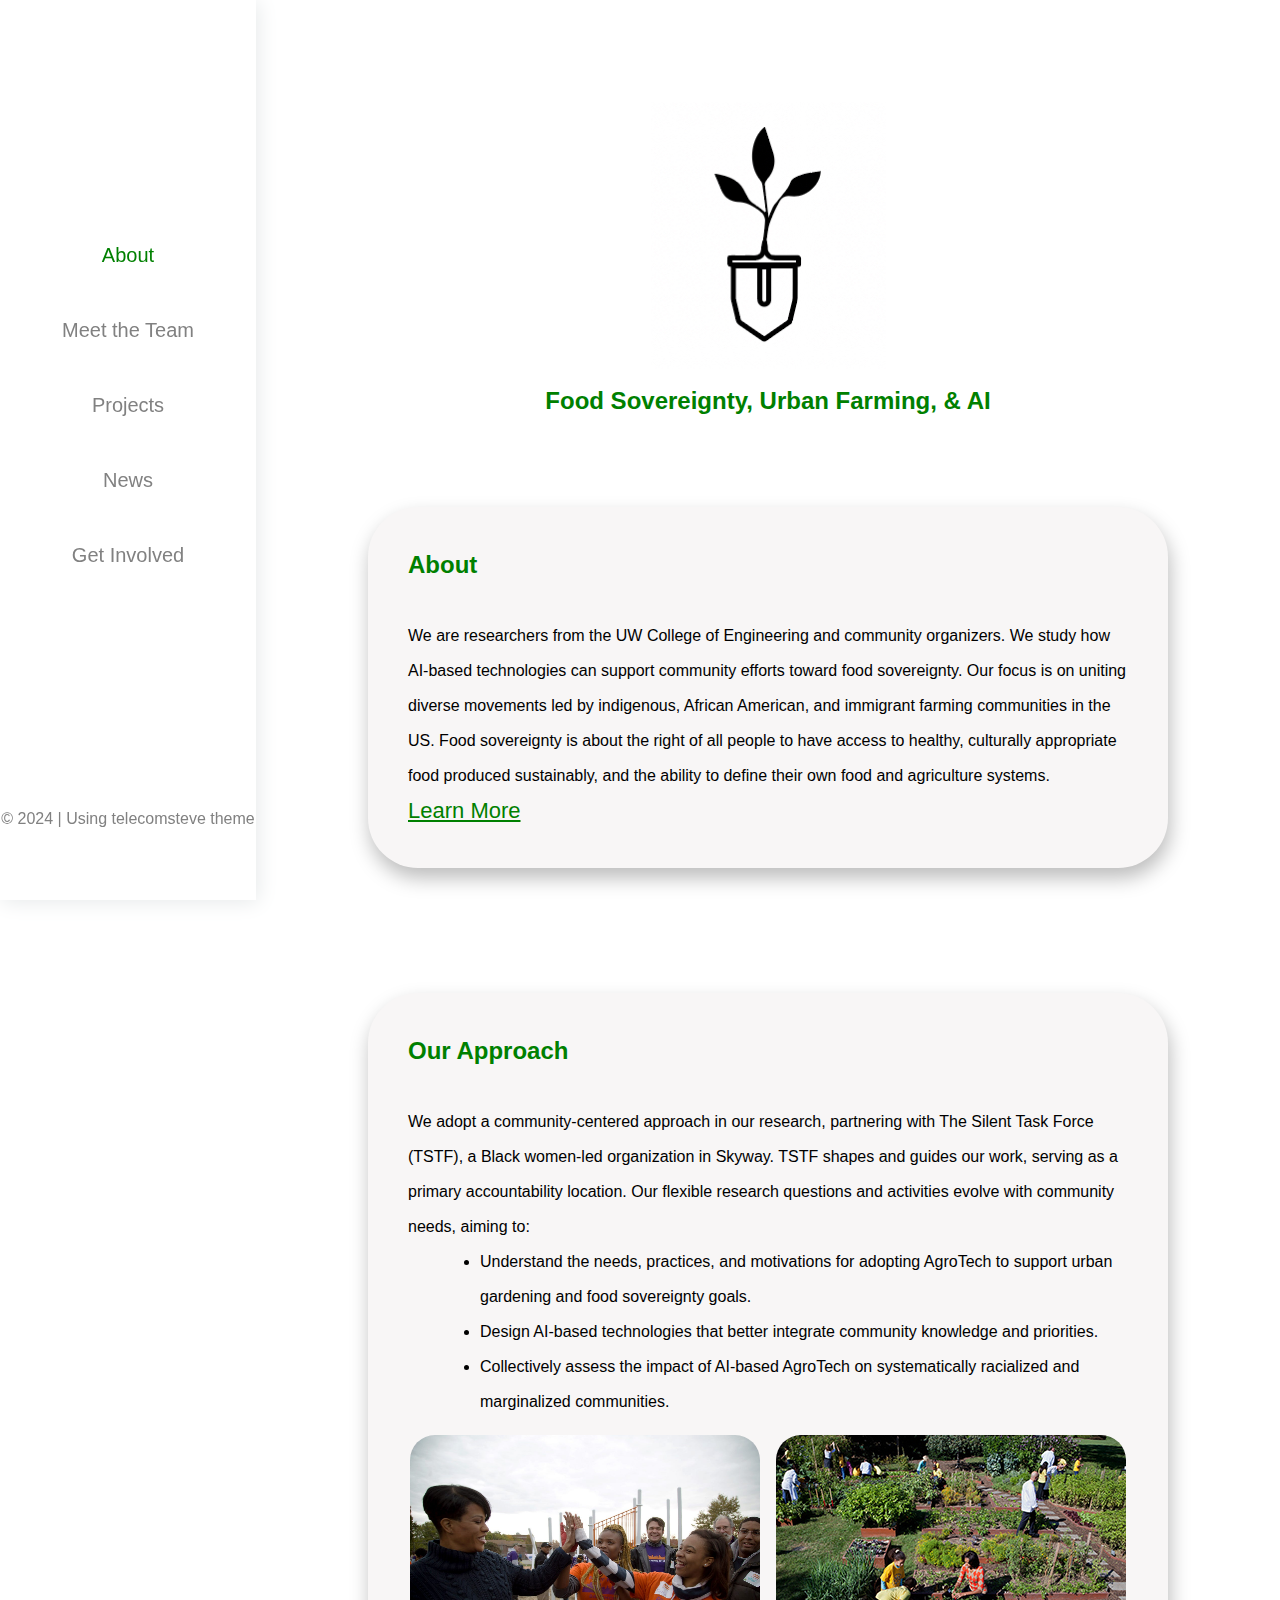
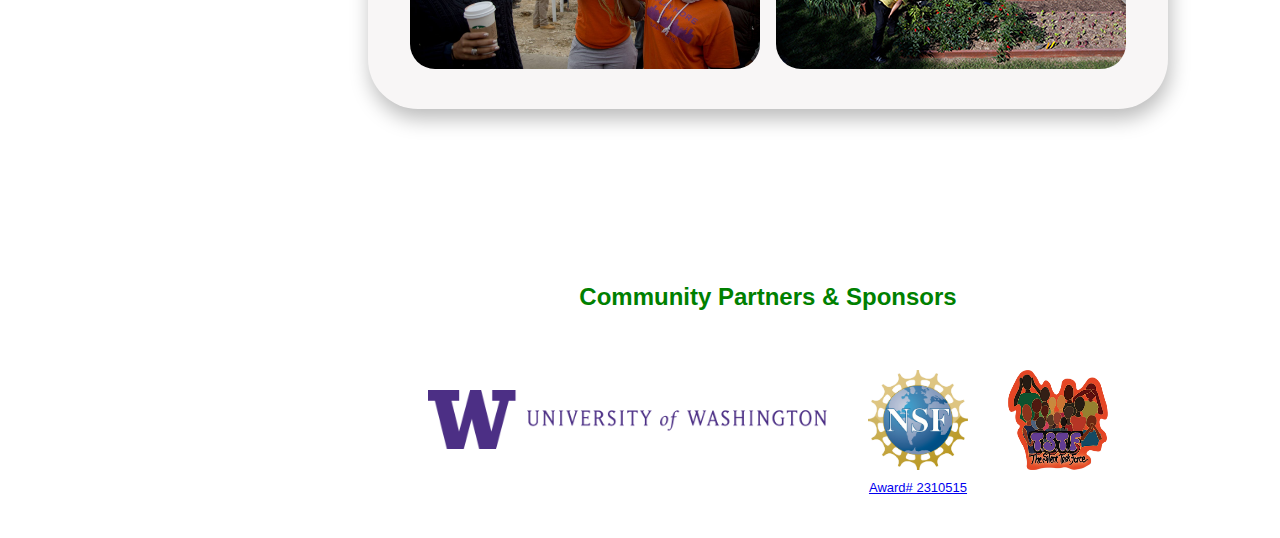
<file: index.html>
<!DOCTYPE html>
<html>
<head>
  <link rel="icon" type="image/png" href="./img/urbanLogo.jpeg"/>
  <meta name="viewport" content="width=device-width, initial-scale=1.0">
  <title> Urban Smart Farming</title>
  <link rel="stylesheet" href="./stylesheet.css">
</head>
<body>
  <div class="sidenav">
    <div class="navblock">
      <div class="navblock_text">
        <a style="color:green" href="index.html">About</a>
        <a href="meet.html">Meet the Team</a>
        <a href="projects.html">Projects</a>
        <a href="https://www.hcde.washington.edu/news/smart-agriculture-diasporic-urban-farming">News</a>
        <a href="getin.html">Get Involved</a>
      </div>
    </div>
    <div class="footer">
      <p>&copy; 2024 | Using telecomsteve theme</p>
    </div>
  </div>

  <div class="main">
    <div class="about">
      <img id="Mlogo" src="./img/urbanLogo.jpeg" alt="Logo">
      <h1 id="title" style="color:green"> Food Sovereignty, Urban Farming, & AI</h1>
    </div>
    <div class="about">
      <!-- <div>
        <img src="./img/about_img1.jpeg" alt="farming photo" class="about_photo1">
      </div> -->
      <div class="about_text">
        <h1>About</h1>
        <p>We are researchers from the UW College of Engineering and community organizers. 
          We study how AI-based technologies can support community efforts toward food sovereignty. 
          Our focus is on uniting diverse movements led by indigenous, African American, and immigrant farming communities in the US. 
          Food sovereignty is about the right of all people to have access to healthy, culturally appropriate food produced sustainably, 
          and the ability to define their own food and agriculture systems.
        </p>
        <a style="color:green" href="https://docs.google.com/document/d/1zhsQvx_Ruo5jTYAkHwdQ90nMb5qaZI7e8PooN0FWj98/edit?usp=sharing"> Learn More
        </a>
      </div>
    </div>

    <div class="about2 ">
      <div class="about_text2">
        <h1>Our Approach</h1>
        <p>We adopt a community-centered approach in our research, partnering with The Silent Task Force (TSTF), a Black women-led organization 
          in Skyway. TSTF shapes and guides our work, serving as a primary accountability location. 
          Our flexible research questions and activities evolve with community needs, aiming to:
          <ul>
            <li>Understand the needs, practices, and motivations for adopting AgroTech to support urban gardening and food sovereignty goals.
            </li>
            <li>Design AI-based technologies that better integrate community knowledge and priorities.
            </li>
            <li>Collectively assess the impact of AI-based AgroTech on systematically racialized and marginalized communities. 
            </li>
          </ul>
        </p>
        <div class="appImg">
          <img src="./img/temp_approach.jpg" alt="temp community photo">
          <img src="./img/about_img2.jpeg" alt="temp community photo">
        </div>
      </div>
    </div>

  <div class="partners">
    <h2>Community Partners & Sponsors</h2>
    <div class="logo">
      <a href="https://www.washington.edu/">
        <img id="uwLogo" src="./img/University_of_Washington_(3).png" alt="UW logo">
      </a>
      <a href="https://www.nsf.gov/awardsearch/showAward?AWD_ID=2310515&HistoricalAwards=false">
        <img style="width:100px; height: 100px;" src="./img/nsf_logo.jpg" alt="NSF logo">
        <p style="font-size: small;">Award# 2310515</p>  
      </a>
      <a href="https://www.thesilenttaskforce.org/">
        <img src="./img/tstf_logo.webp" alt="TSTF logo">
      </a>
    </div>
  </div>
</div>
</body>
</html>
</file>
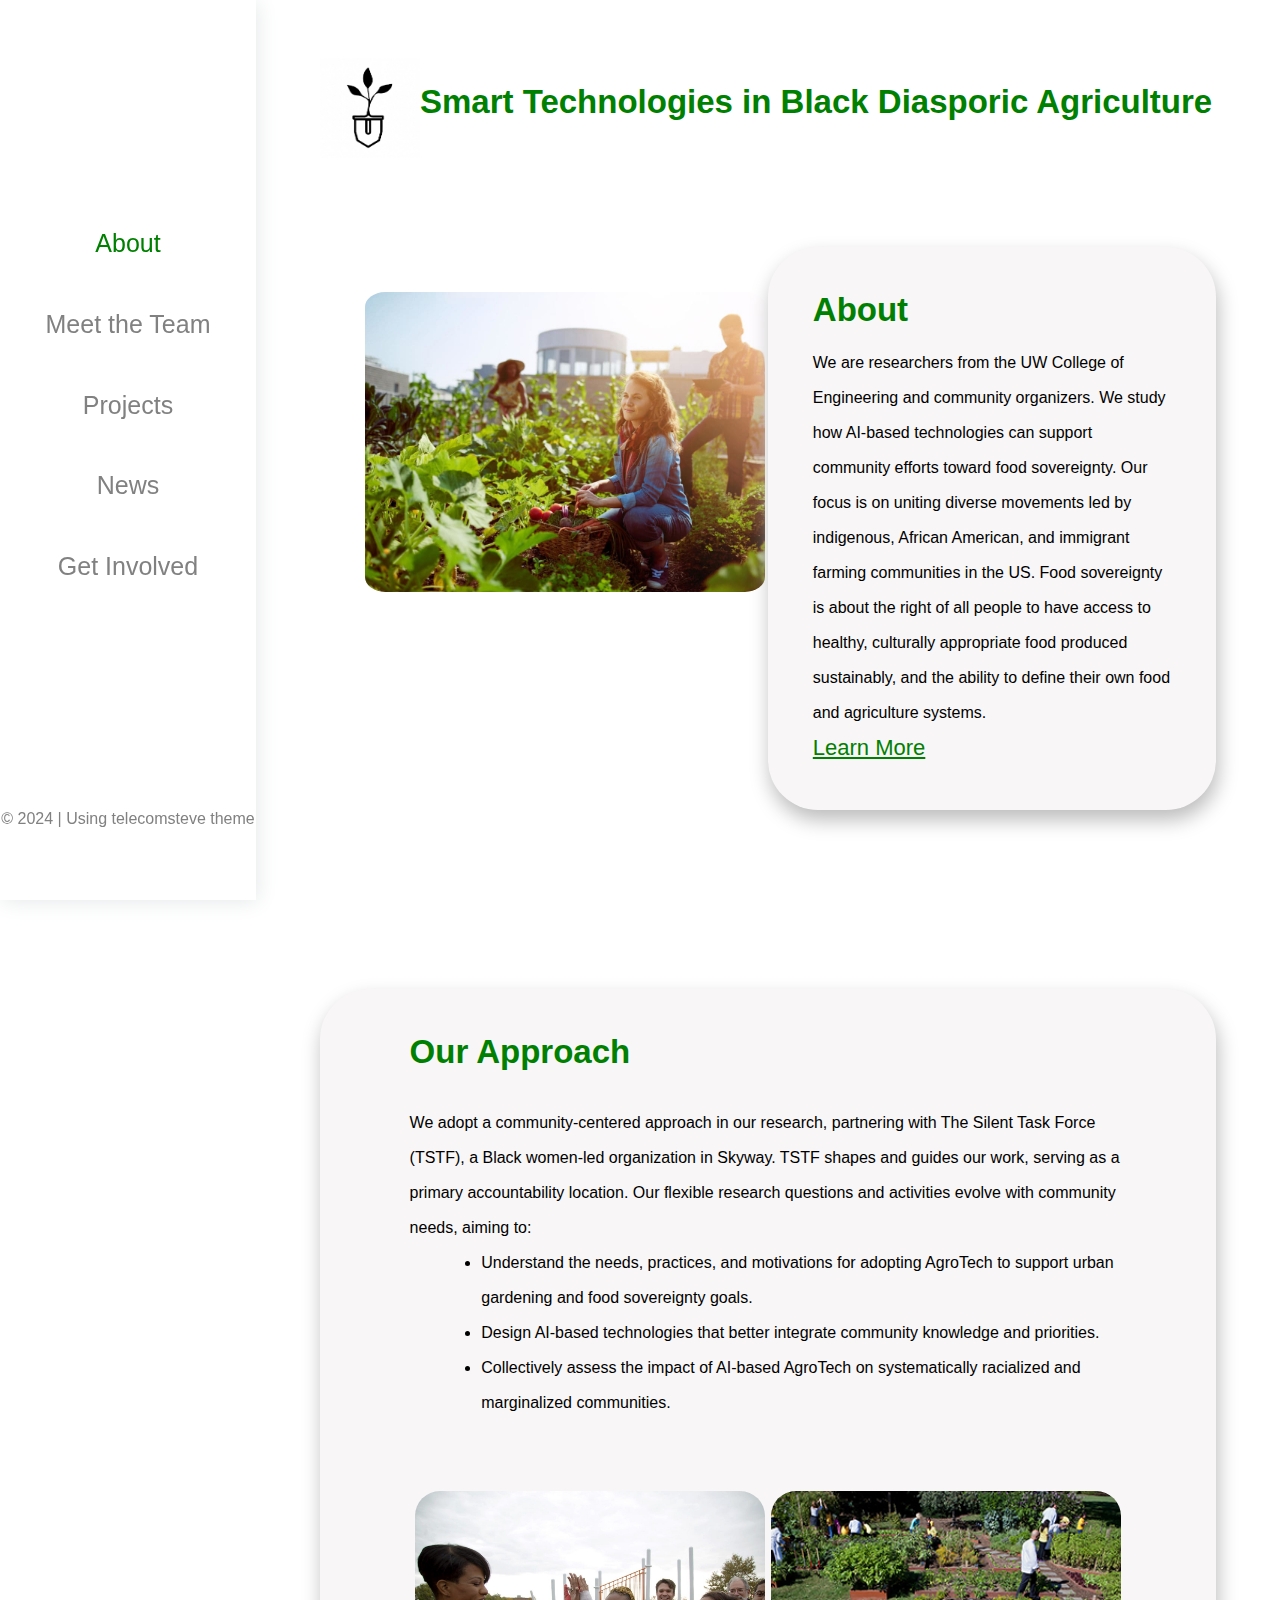
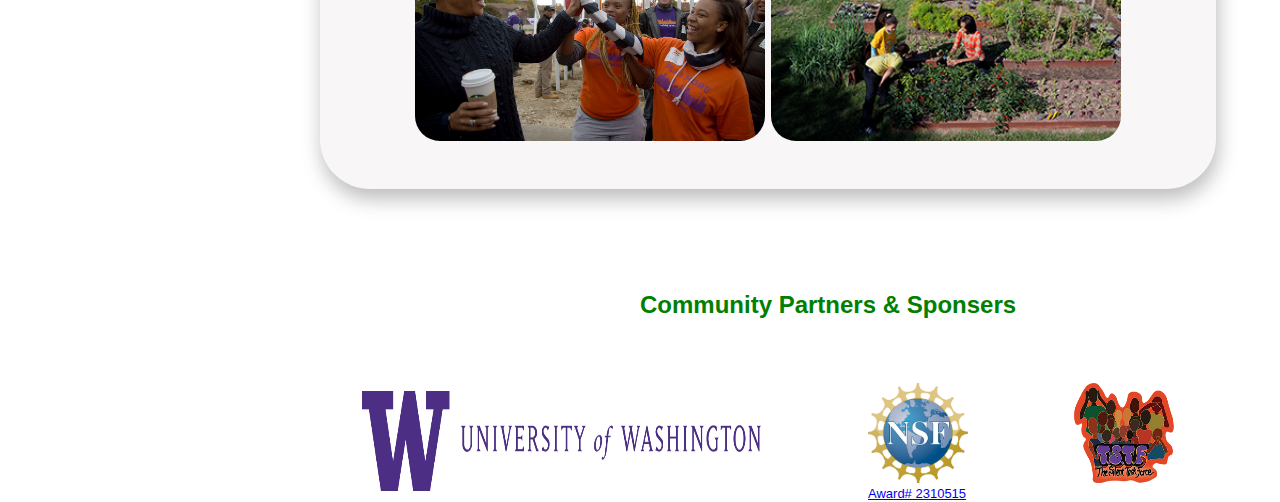
<file: back up files/index.html>
<!DOCTYPE html>
<html>
  <head>
    <link rel="icon" type="image/png"  href="./img/urbanLogo.jpeg"/>
    <meta name="viewport" content="width=device-width, initial-scale= 0">
    <title> Urban Smart Farming</title>
    <link rel="stylesheet" href="./stylesheet.css">
  </head>
<body>
    <div class="sidenav">
        <div class="navblock">
            <div class="navblock_text">
                <a style="color:green" href="index.html" >About</a>
                <a href="meet.html">Meet the Team</a>
                <a href="projects.html">Projects</a>
                <a href="https://www.hcde.washington.edu/news/smart-agriculture-diasporic-urban-farming">News</a>
                <a href="getin.html">Get Involved</a>
            </div>
        </div>
        <div class="footer">
            <p>&copy; 2024 | Using telecomsteve theme</p>
        </div>
    </div>

    <div class="main">
       <div>
        <img  id="Mlogo" src="./img/urbanLogo.jpeg" alt="Logo">
        <h1 id="title" style="color:green">Smart Technologies in Black Diasporic Agriculture</h1>
       </div>
        <div class="about">
            <div >
                <img src="./img/about_img1.jpeg" alt="farming photo" class="about_photo1">
            </div>
            <div class="about_text">
                <h1>About</h1>
                <p>We are researchers from the UW College of Engineering and community organizers. 
                    We study how AI-based technologies can support community efforts toward food sovereignty. 
                    Our focus is on uniting diverse movements led by indigenous, African American, and immigrant farming communities in the US. 
                    Food sovereignty is about the right of all people to have access to healthy, culturally appropriate food produced sustainably, 
                    and the ability to define their own food and agriculture systems.
                </p>
                <a style="color:green " href="https://docs.google.com/document/d/1zhsQvx_Ruo5jTYAkHwdQ90nMb5qaZI7e8PooN0FWj98/edit?usp=sharing"> Learn More

                </a>
            </div>
        </div>  
    
        <div class="about2">
            <div class="about_text2">
                <h1>Our Approach</h1>
                <p>We adopt a community-centered approach in our research, partnering with The Silent Task Force (TSTF), a Black women-led organization 
                    in Skyway. TSTF shapes and guides our work, serving as a primary accountability location. 
                    Our flexible research questions and activities evolve with community needs, aiming to:
                    <ul>
                        <li>Understand the needs, practices, and motivations for adopting AgroTech to support urban gardening and food sovereignty goals.
                        </li>
                        <li>Design AI-based technologies that better integrate community knowledge and priorities.
                        </li>
                        <li>Collectively assess the impact of AI-based AgroTech on systematically racialized and marginalized communities. 
                        </li>
                    </ul>
                </p>
                <div class="appImg">
                    <img src="./img/temp_approach.jpg" alt="temp community photo">
                    <img src="./img/about_img2.jpeg" alt="temp community photo">
                </div>
                
                
            </div>
            
        </div>  
    </div>

    <div class="partners">
        <h2>Community Partners & Sponsers</h2>
        <div class="logo">
            <a href="https://www.washington.edu/">
                <img  id="uwLogo" src="./img/University_of_Washington_(3).png" alt="UW logo">
            </a>
            <a href="https://www.nsf.gov/awardsearch/showAward?AWD_ID=2310515&HistoricalAwards=false">
                    <img style="width:100px; height: 100px;" src="./img/nsf_logo.jpg" alt="TSTF logo">
                    <p style="font-size: small;">Award# 2310515</p>  
            </a>
            <a href="https://www.thesilenttaskforce.org/">
                <img src="./img/tstf_logo.webp" alt="TSTF logo">
            </a>
            
        </div>
    </div>
    </body>
</html>
</file>
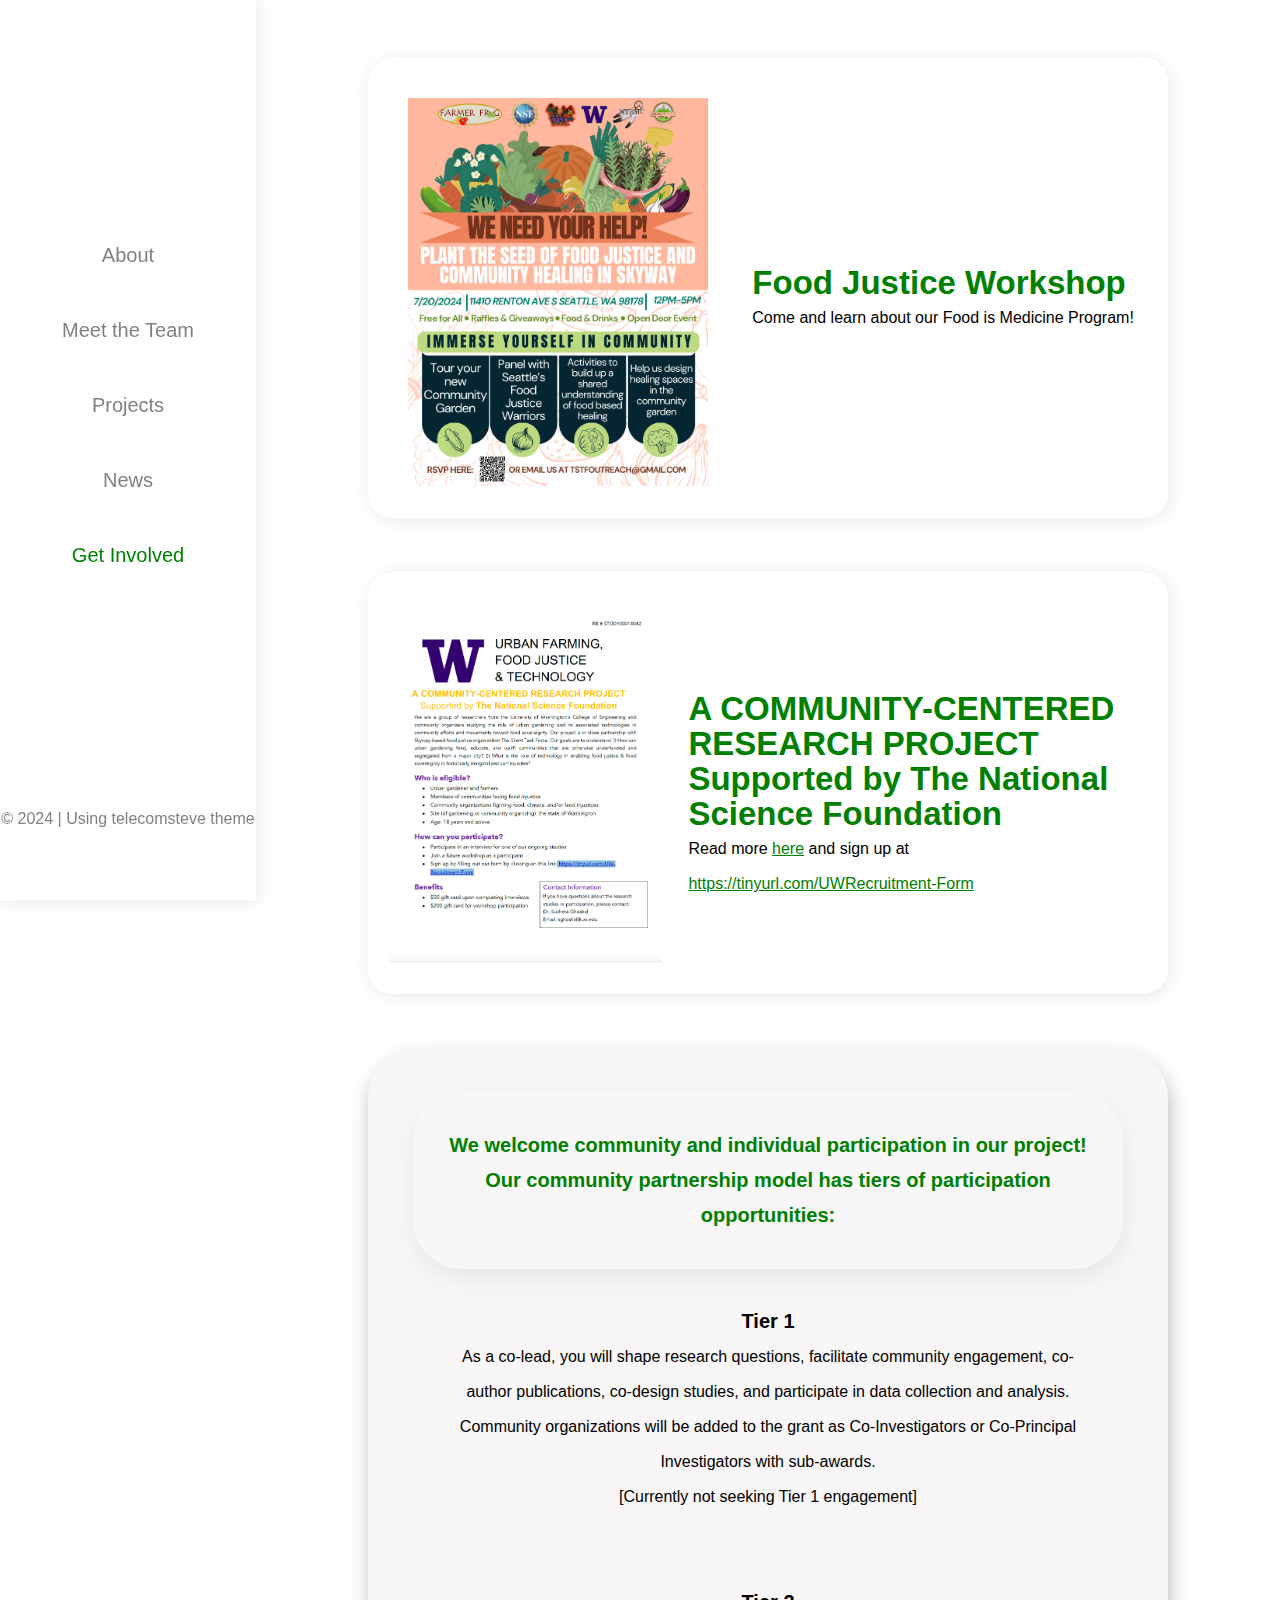
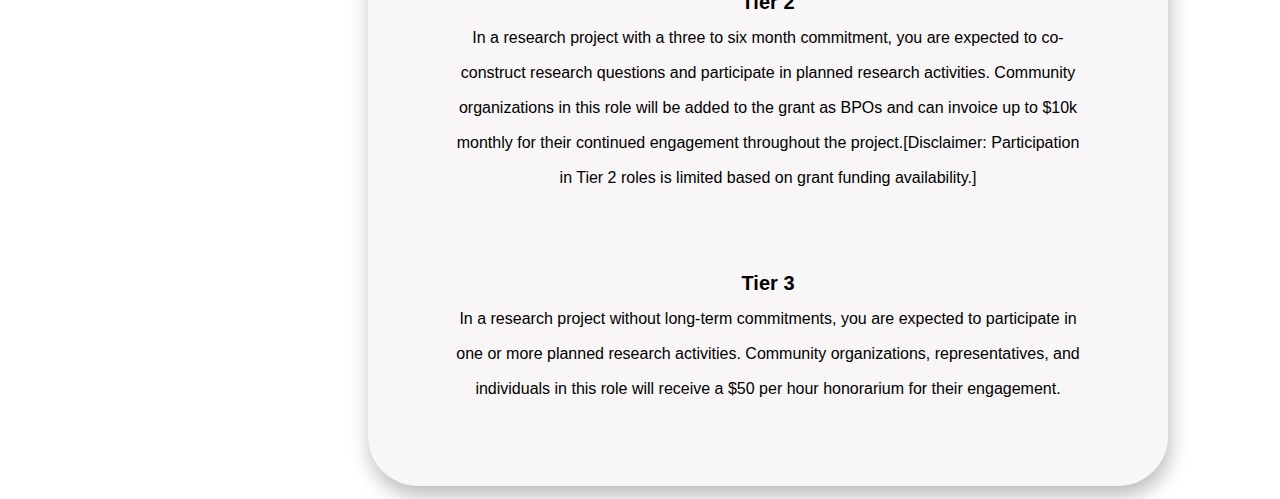
<file: getin.html>
<!DOCTYPE html>
<html>
<head>
  <link rel="icon" type="image/png" href="./img/urbanLogo.jpeg"/>
  <meta name="viewport" content="width=device-width, initial-scale=1.0">
  <title> Get Involved</title>
  <link rel="stylesheet" href="./stylesheet.css">
</head>
<body>
  <div class="sidenav">
    <div class="navblock">
      <div class="navblock_text">
        <a href="index.html">About</a>
        <a href="meet.html">Meet the Team</a>
        <a href="projects.html">Projects</a>
        <a href="https://www.hcde.washington.edu/news/smart-agriculture-diasporic-urban-farming">News</a>
        <a style="color:green" href="getin.html">Get Involved</a>
      </div>
    </div>
    <div class="footer">
      <p>&copy; 2024 | Using telecomsteve theme</p>
    </div>
  </div>

  <div class="main">
    
    <div class="Event">
      <div class="img">
        <img src="./img/events/food_event.png" alt="Food Justice Workshop">
      </div>
      <div>
        <h2>Food Justice Workshop</h2>
        <p>Come and learn about our Food is Medicine Program!</p>
      </div>
    </div>

    <div class="Event">
      <div class="img">
        <img src="./img/events/Flyer for UW Study Recruiment_website.png" alt="study">
      </div>
      <div>
        <h2>A COMMUNITY-CENTERED RESEARCH PROJECT Supported by The National Science Foundation</h2>
        <p>Read more <a style="color:green" href="./img/events/Flyer for UW Study Recruiment_website.pdf">here</a>  and sign up at <a style="color:green" href="https://tinyurl.com/UWRecruitment-Form"> https://tinyurl.com/UWRecruitment-Form </a></p>
      </div>
    </div>

    <div class="tier">
    <div>
        <div class="tierhead">
            <h3>We welcome community and individual participation in our project! Our community partnership model has tiers of participation opportunities:</h3>
        </div>
   
        <div class="tier2">
            <h4>Tier 1</h4>
            <p>As a co-lead, you will shape research questions, facilitate community engagement, co-author publications, co-design studies, and participate in data collection and analysis. Community organizations will be added to the grant as Co-Investigators or Co-Principal Investigators with sub-awards.</p>
            <p>[Currently not seeking Tier 1 engagement]</p>
          </div>
          <div class="tier2">
            <h4>Tier 2</h4>
            <p>In a research project with a three to six month commitment, you are expected to co-construct research questions and participate in planned research activities. Community organizations in this role will be added to the grant as BPOs and can invoice up to $10k monthly for their continued engagement throughout the project.[Disclaimer: Participation in Tier 2 roles is limited based on grant funding availability.]</p>
          </div>
          <div class="tier2">
            <h4>Tier 3</h4>
            <p>In a research project without long-term commitments, you are expected to participate in one or more planned research activities. Community organizations, representatives, and individuals in this role will receive a $50 per hour honorarium for their engagement.</p>
          </div>
    </div>
     
    </div>

    
  </div>
</body>
</html>
</file>
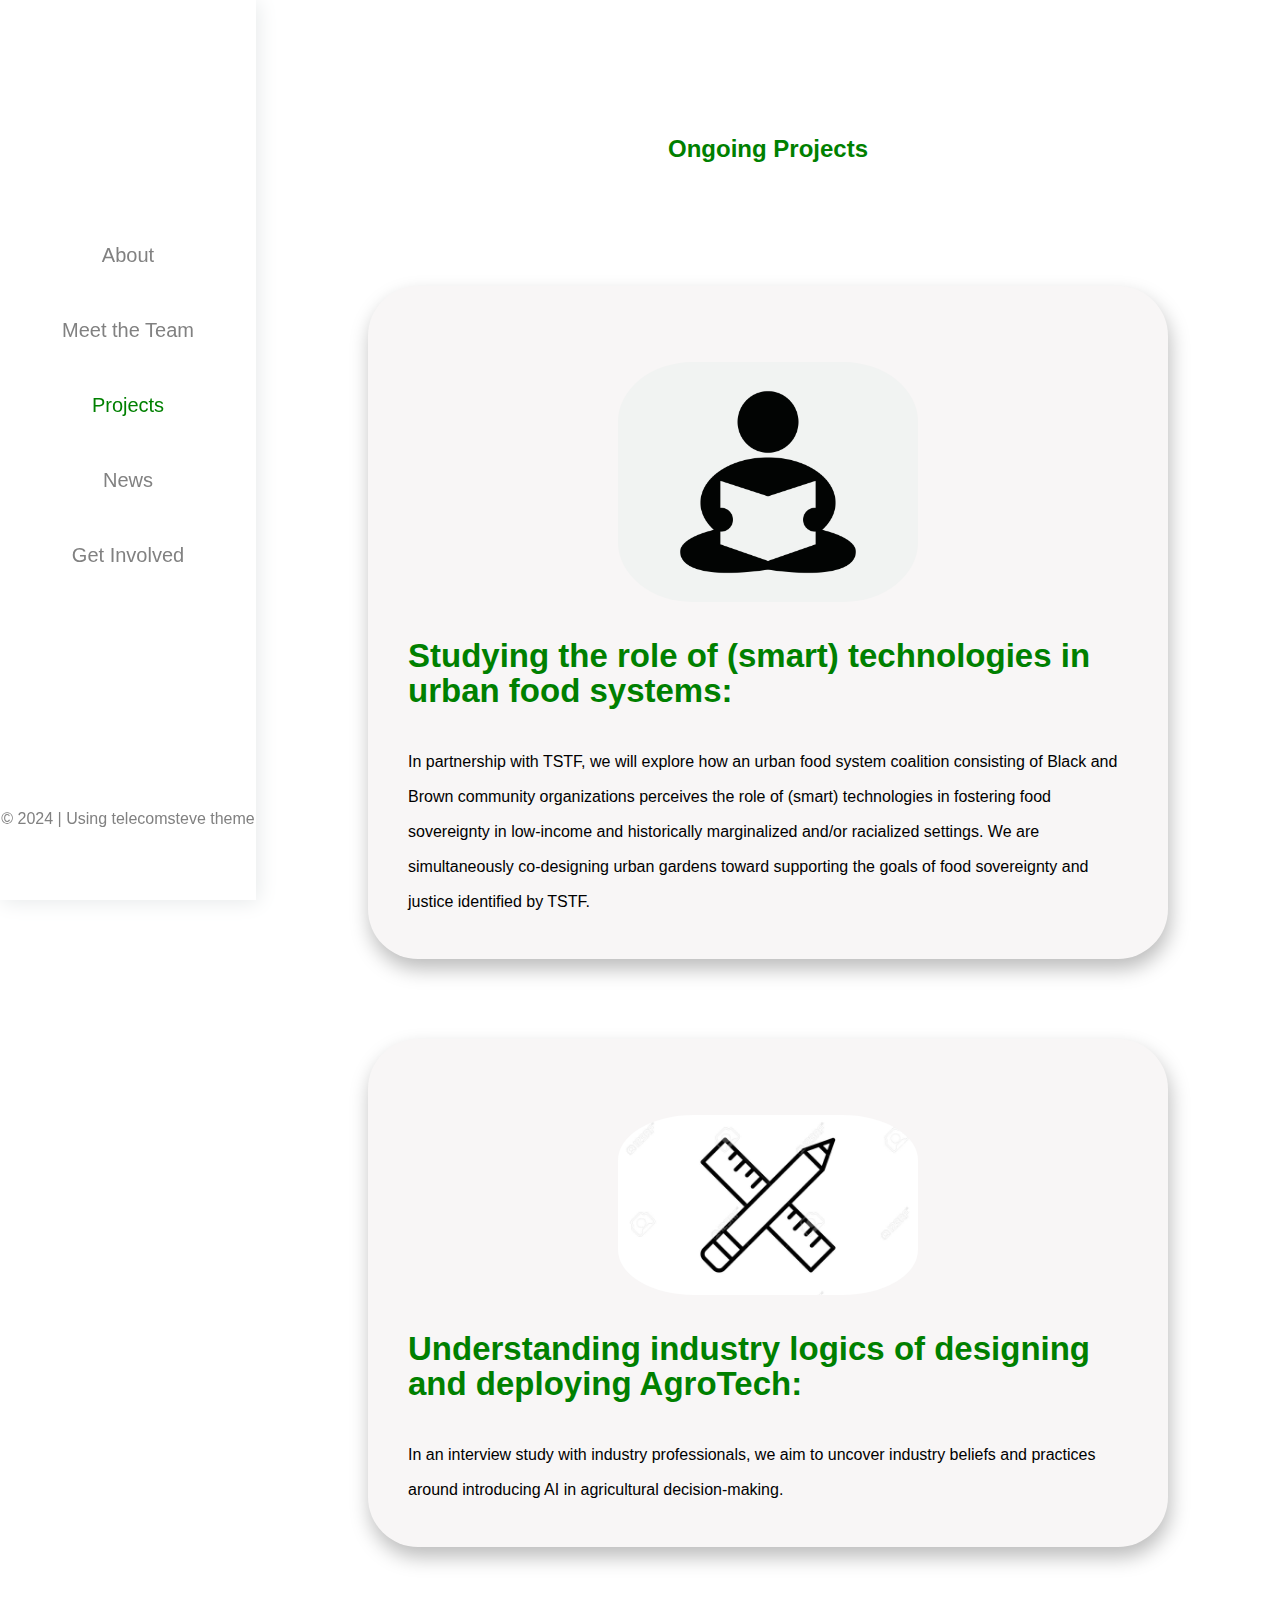
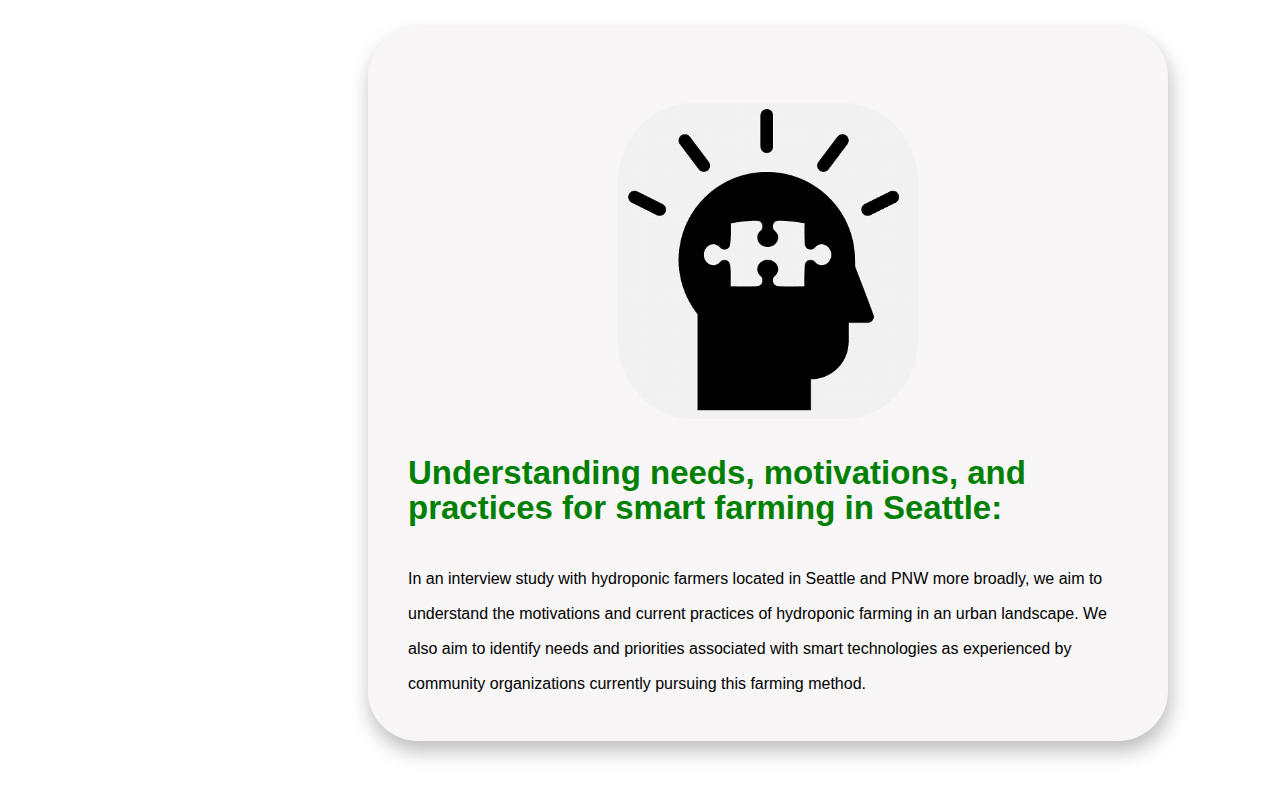
<file: projects.html>
<!DOCTYPE html>
<html>
<head>
  <link rel="icon" type="image/png" href="./img/urbanLogo.jpeg"/>
  <meta name="viewport" content="width=device-width, initial-scale=1.0">
  <title> Urban Smart Farming Projects</title>
  <link rel="stylesheet" href="./stylesheet.css">
</head>
<body>
  <div class="sidenav">
    <div class="navblock">
      <div class="navblock_text">
        <a href="index.html">About</a>
        <a href="meet.html">Meet the Team</a>
        <a style="color:green" href="projects.html">Projects</a>
        <a href="https://www.hcde.washington.edu/news/smart-agriculture-diasporic-urban-farming">News</a>
        <a href="getin.html">Get Involved</a>
      </div>
    </div>
    <div class="footer">
      <p>&copy; 2024 | Using telecomsteve theme</p>
    </div>
  </div>
<div class="main">
  <div class="projects">
    <h1>Ongoing Projects</h1>
    <div class="project1">
        <img src="./img/projects/smart_tech.jpg" alt="Smart Tech Image">
      <div class="pContent">
        <h2>Studying the role of (smart) technologies in urban food systems:</h2>
        <p>In partnership with TSTF, we will explore how an urban food system coalition consisting of Black and Brown community organizations perceives the role of (smart) technologies in fostering food sovereignty in low-income and historically marginalized and/or racialized settings. We are simultaneously co-designing urban gardens toward supporting the goals of food sovereignty and justice identified by TSTF.</p>
      </div>
    </div>

    <div class="project2">
      <img src="./img/projects/design.jpg" alt="AgroTech Image">
      <div class="pContent">
        <h2>Understanding industry logics of designing and deploying AgroTech:</h2>
        <p>In an interview study with industry professionals, we aim to uncover industry beliefs and practices around introducing AI in agricultural decision-making.</p>
      </div>
    </div>

    <div class="project1">
      <img src="./img/projects/understand.png" alt="Smart Farming Image">
      <div class="pContent">
        <h2>Understanding needs, motivations, and practices for smart farming in Seattle:</h2>
        <p>In an interview study with hydroponic farmers located in Seattle and PNW more broadly, we aim to understand the motivations and current practices of hydroponic farming in an urban landscape. We also aim to identify needs and priorities associated with smart technologies as experienced by community organizations currently pursuing this farming method.</p>
      </div>
    </div>
  </div>
</div>
</body>
</html>
</file>
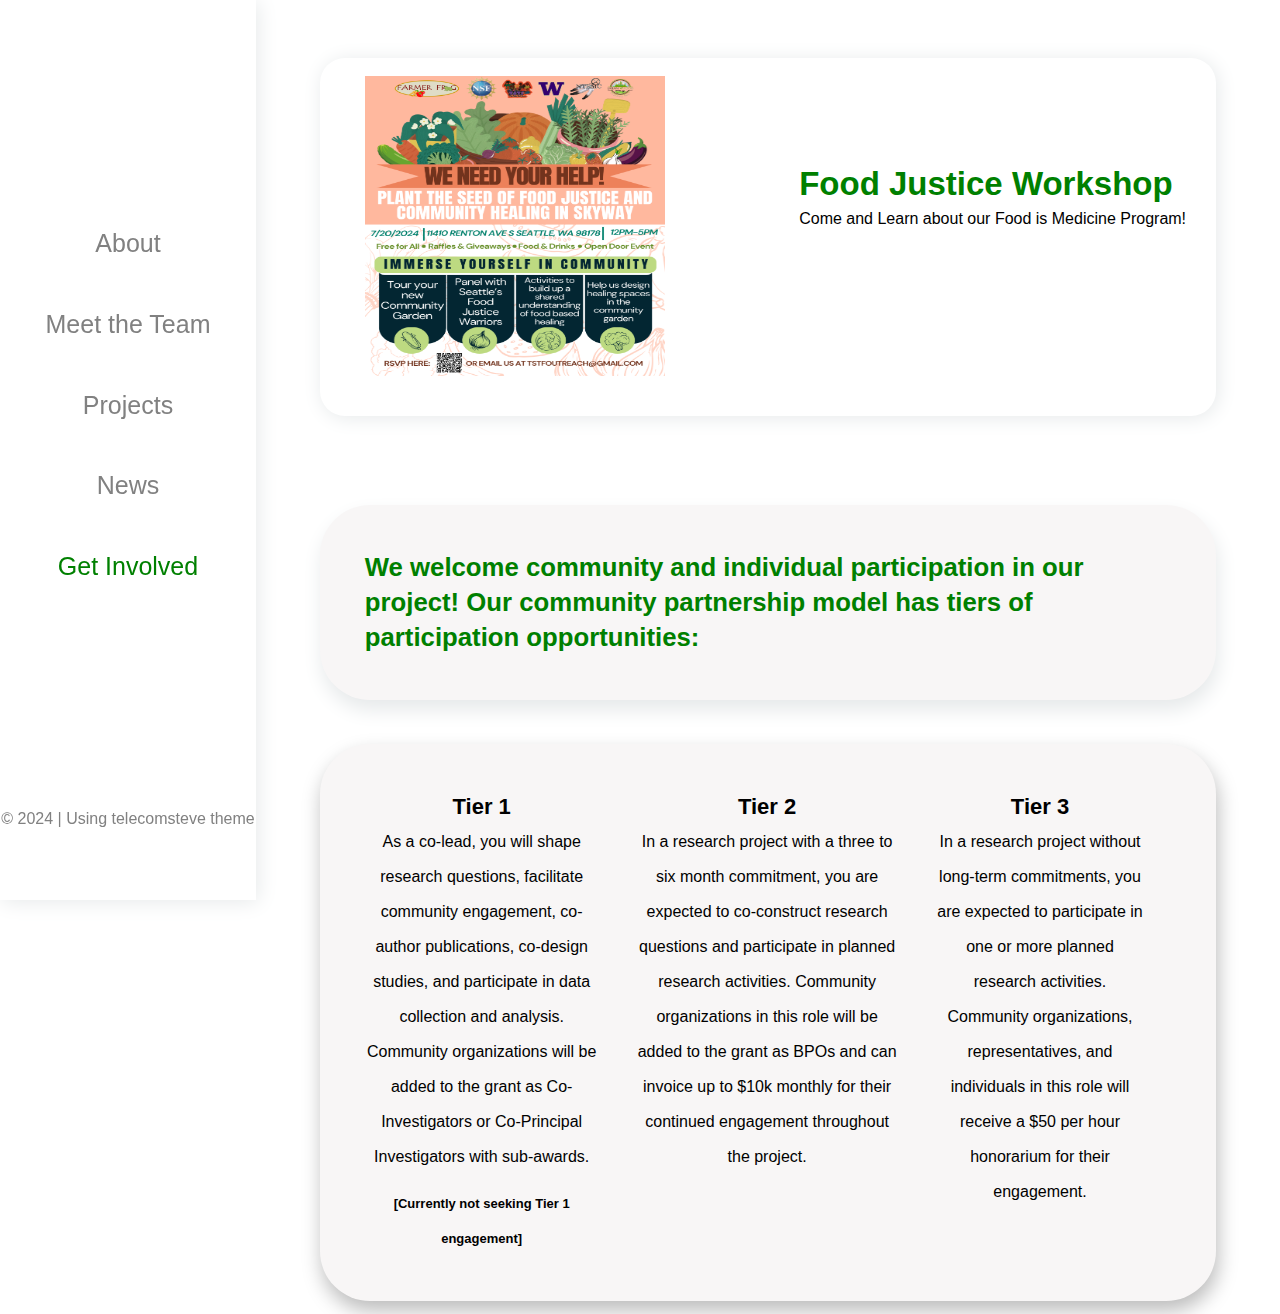
<file: back up files/getin.html>
<!DOCTYPE html>
<html>
    <head>
        <link rel="icon" type="image/png"  href="./img/urbanLogo.jpeg"/>
        <meta name="viewport" content="width=device-width, initial-scale=0">
        <title>Urban Farming</title>
        <link rel="stylesheet" href="./stylesheet.css">
      </head>
<body>

<div class="sidenav">
    <div class="navblock">
        <div class="navblock_text">
            <a href="index.html" >About</a>
            <a href="meet.html">Meet the Team</a>
            <a href="projects.html">Projects</a>
            <a href="https://www.hcde.washington.edu/news/smart-agriculture-diasporic-urban-farming">News</a>
            <a style="color:green" href="getin.html">Get Involved</a>
        </div>
    </div>
    <div class="footer">
        <p>&copy; 2024 | Using telecomsteve theme</p>
    </div>
</div>

<div class="main">

    <div class="Event" >
        <div class="img zoom">
          <img src="./img/food_event.png">
        </div>
        <div>
          <h2>Food Justice Workshop</h2>
          <p>Come and Learn about our Food is Medicine Program! </p>
        </div>
      </div>

    <div class="tierhead">
        <h3>We welcome community and individual participation in our project! Our community partnership 
            model has tiers of participation opportunities:</h3>
    </div>
    <div class = "tier">
        <div class= "tier1">
            <h4>Tier 1</h4>
            <p> As a co-lead, you will shape research questions, facilitate community engagement, co-author 
                 publications, co-design studies, and participate in data collection and analysis. Community 
                 organizations will be added to the grant as Co-Investigators or Co-Principal Investigators with 
                 sub-awards.
            </p>
            <p  id="disclam" style="text-align: center;">[Currently not seeking Tier 1 engagement]</p>

        </div>
        <div class="tier2">
            <h4>Tier 2</h4>
            <p> 
                In a research project with a three to six month commitment, you are expected to co-construct 
                research questions and participate in planned research activities. Community organizations in 
                this role will be added to the grant as BPOs and can invoice up to $10k monthly for their continued 
                engagement throughout the project.
            </p>
        </div>
        <div class="tier3">
            <h4>Tier 3</h4>
            <p> In a research project without long-term commitments, you are expected to participate in one or 
                more planned research activities. Community organizations, representatives, and individuals in 
                this role will receive a $50 per hour honorarium for their engagement.
            </p>
        </div>
    </div>
  
</div>

</body>
</html>
</file>
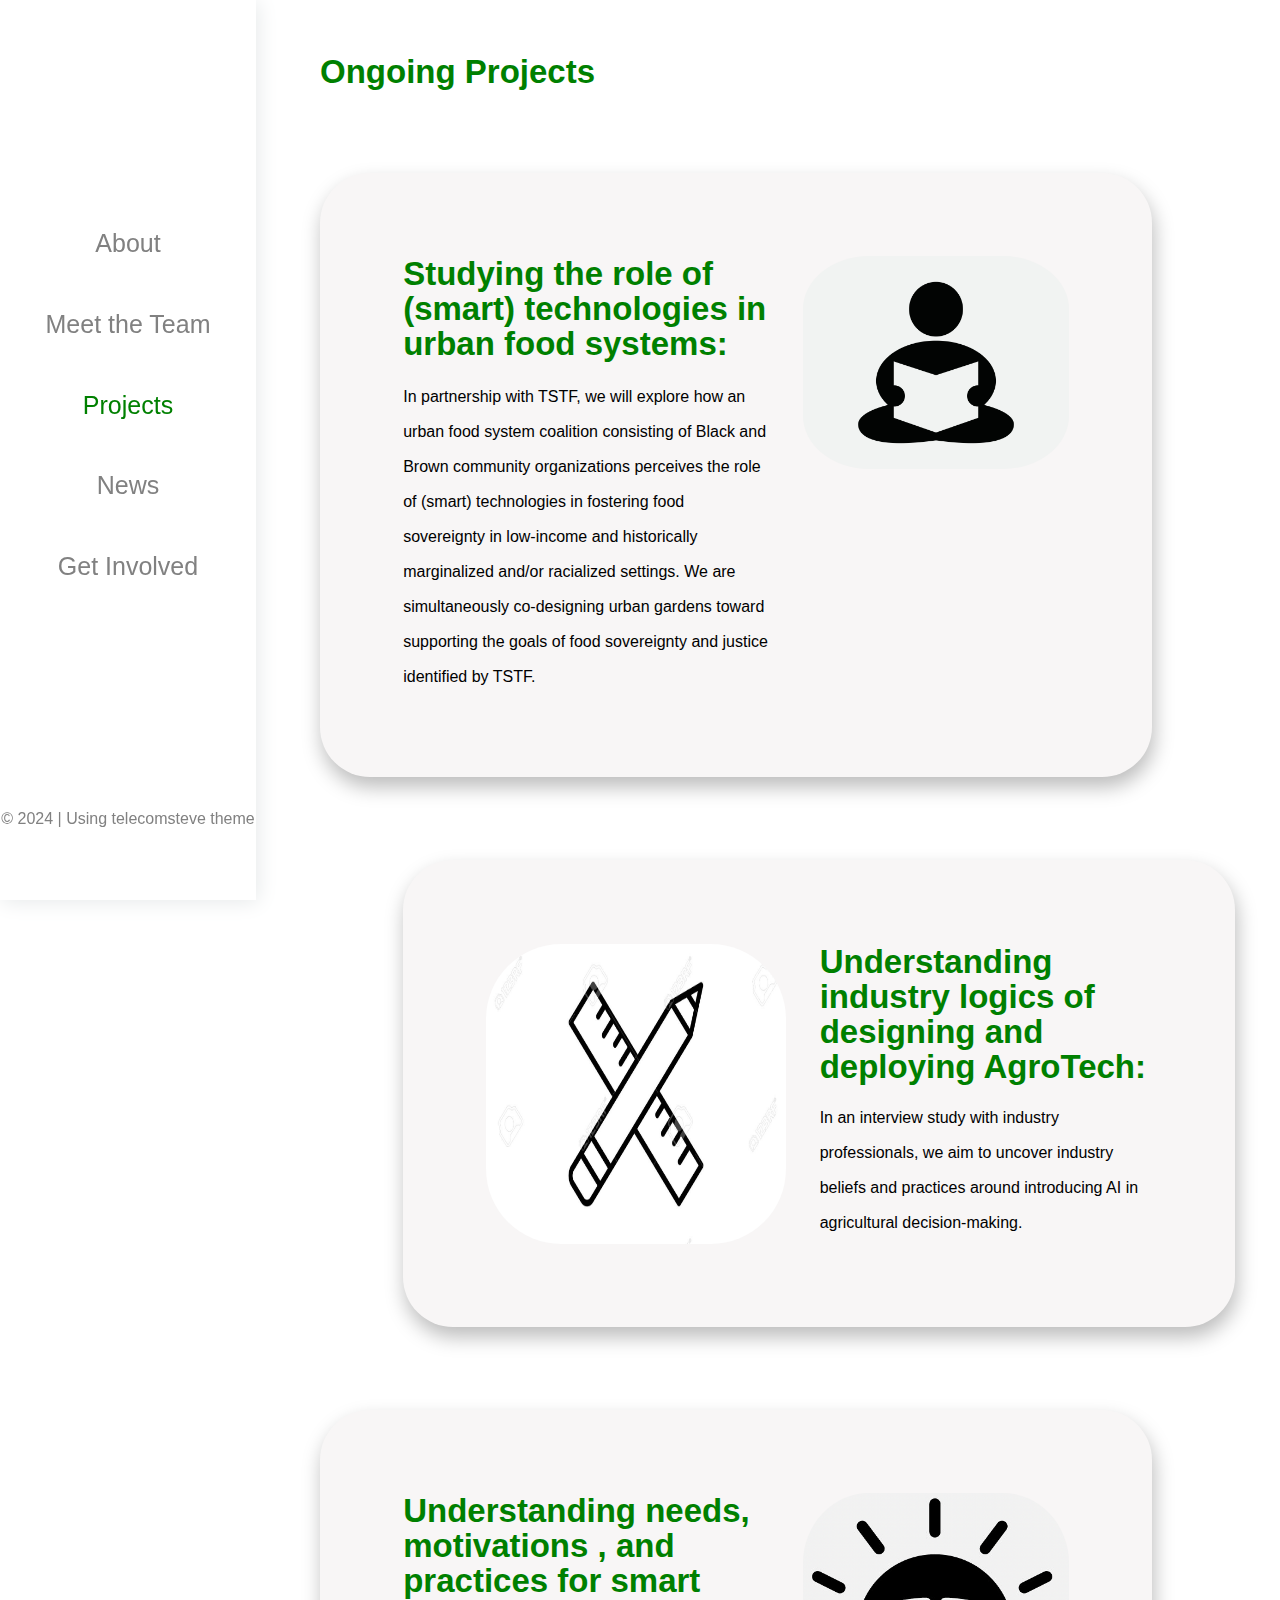
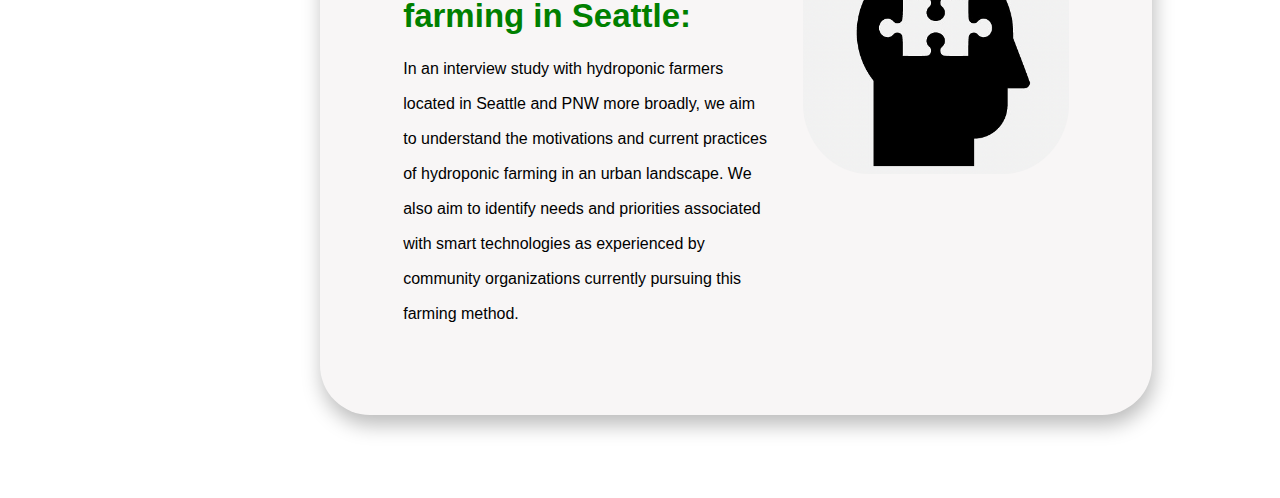
<file: back up files/projects.html>
<!DOCTYPE html>
<html>

<head>
    <link rel="icon" type="image/png"  href="./img/urbanLogo.jpeg"/>
    <meta name="viewport" content="width=device-width, initial-scale=0">
    <title>Urban Farming</title>
    <link rel="stylesheet" href="./stylesheet.css">
  </head>

<body>
    <div class="sidenav">
        <div class="navblock">
            <div class="navblock_text">
                <a href="index.html">About</a>
                <a href="meet.html">Meet the Team</a>
                <a style="color:green" href="projects.html">Projects</a>
                <a href="https://www.hcde.washington.edu/news/smart-agriculture-diasporic-urban-farming">News</a>
                <a href="getin.html">Get Involved</a>
            </div>
        </div>
        <div class="footer">
            <p>&copy; 2024 | Using telecomsteve theme</p>
        </div>
    </div>

    <div class="projects">
        <h1>Ongoing Projects</h2>
            <div class="project1">
                <div>
                    <h2>Studying the role of (smart) technologies in urban food systems:</h2>
                    <p>In partnership with TSTF, we will explore how an urban food system coalition consisting of Black and
                        Brown
                        community organizations perceives the role of (smart) technologies in fostering food sovereignty in
                        low-income and historically marginalized and/or racialized settings.
                        We are simultaneously co-designing urban gardens toward supporting the goals of food sovereignty and
                        justice
                        identified by TSTF.
                    </p>
                </div>
                <img src="./img/studing.jpg">
            </div>
    
            <div class="project2">
                <img src="./img/design.jpg">
                <div>
                     <h2>Understanding industry logics of designing and deploying AgroTech:</h1>
                    <p>In an interview study with industry professionals, we aim to uncover 
                        industry beliefs and practices around introducing AI in agricultural decision-making. 
                    </p>
                </div>
            </div>
    
            <div class="project1">
                <div>
                    <h2>Understanding needs, motivations , and practices for smart farming in Seattle:</h1>
                    <p>In an interview study with hydroponic farmers located in Seattle and PNW more broadly, 
                        we aim to understand the motivations and current practices of hydroponic farming in an urban landscape. 
                        We also aim to identify needs and priorities associated with smart technologies as experienced by 
                        community organizations currently pursuing this farming method.
                    </p>
                </div>
                    <img src="./img/understand.png">
        
            </div>
    </div>

</body>

</html>
</file>
<file: stylesheet.css>
* {
  margin: 0;
  padding: 0;
  box-sizing: border-box;
  -webkit-font-smoothing: antialiased; /* Improve text rendering in macOS */
}

body {
  font-family: "Lato", sans-serif;
  line-height: 1.15; /* Adjusted line height for consistency */
  font-size: 16px; /* Adjusted base font size */
}

.main {
  font-size: 22px;
  line-height: 35px;
  padding: 1% 5% 1% 25%;
  display: flex;
  flex-direction: column;
  align-items: center;
}

.sidenav {
  height: 100%;
  width: 20%;
  position: fixed;
  top: 0;
  left: 0;
  box-shadow: 2px 2px 20px #e6e9ea;
  overflow-x: hidden;
}

.navblock {
  margin: auto;
  width: 100%;
  height: 90%;
  display: flex;
}

.navblock_text {
  margin: auto;
  width: 100%;
  padding-top: 15%;
  padding-bottom: 15%;
}

.navblock_text a {
  padding: 26px 16px;
  text-decoration: none;
  text-align: center;
  font-size: 1.25rem; /* Adjusted font size */
  color: #818181;
  display: block;
}

.navblock_text a:hover {
  color: #CFD8DC;
}

.footer {
  position: relative;
  left: 0;
  bottom: 0;
  width: 100%;
  color: #818181;
  text-align: center;
}

.main > div {
  margin-top: 5%;
  display: flex;
}

.main > div > h1 {
  padding-top: 3%;
}

.main > div > img {
  width: auto;
  height: auto;
}

.about_photo {
  width: 100%;
  max-width: 500px;
  height: auto;
  object-fit: cover;
  border-radius: 5%;
  margin: 5%;
}

.about_photo1 {
  width: 100%;
  max-width: 400px;
  height: auto;
  object-fit: cover;
  border-radius: 5%;
}

.about {
  padding-top: 5%;
  display: flex;
  flex-direction: column;
  flex-wrap: wrap; /* Allow wrapping for smaller screens */
  align-items: center;
  justify-content: space-evenly;
}




.about2 {
  display: flex;
  flex-direction: column;
  align-items: center;
}

.about > div {
  width: auto;
  max-width: auto;
  height: auto;
  padding: 5%;
}

.about_text {
  padding: 5%;
  margin-bottom: 10%;
  border-radius: 50px;
  background-color: rgb(248, 246, 246);
  box-shadow: 2px 10px 20px #bcbcbc;
  width: 100%;
  max-width: 800px; /* Adjust as needed */
  height: auto;
}

.partners {
  padding-top: 5%;
  display: flex;
  flex-direction: column;
  align-items: center;
  justify-content: center;
}

.partners > h2 {
  text-align: center;
  color: green;
  font-size: 1.5rem;
  margin-bottom: 5%;
}

.logo {
  display: flex;
  justify-content: space-around; 
  flex-wrap: wrap; /* Allow wrapping for smaller screens */
  width: 100%;
}

.logo > a {
  display: flex;
  flex-direction: column;
  align-items: center;
  margin: 20px ; /* Adjust as needed */
}

.logo > a > img {
  width: 100px;
  height: 100px;
}

#uwLogo {
  width: 400px;
  height: 100px;
  object-fit: contain;
}


h1 {
  font-size: 1.5rem; /* Adjusted font size */
}

.about_text2 {
  padding: 5%;
  margin-bottom: 10%;
  border-radius: 50px;
  background-color: rgb(248, 246, 246);
  box-shadow: 2px 10px 20px #bcbcbc;
  width: 100%;
  max-width: 800px; /* Adjust as needed */
  height: auto;
}

.appImg {
  display: flex;
  flex-wrap: wrap;
  justify-content: center; /* Center the images */
  gap: 1rem; /* Add some space between the images */
  margin-top: 1rem;
  width: 100%; /* Ensure full width */
}

.appImg > img {
  width: 100%;
  max-width: 350px; /* Adjust the size as needed */
  height: auto;
  object-fit: cover;
  border-radius: 25px;
}

.about_text h1,
.about_text2 h1 {
  padding-bottom: 5%;
  color: green;
}

p, ul {
  font-size: 1rem; /* Adjusted font size */
}

.about_text ul,
.about_text2 ul {
  padding-left: 10%;
}

.team {
  margin: 5%;
  flex-direction: column;
  max-width: 1200px; /* Adjust as needed */
  justify-content: space-evenly;
}

.person > img {
  width: 100px;
  height: 100px;
  border-radius: 25%;
  object-fit: contain;
  margin-right: 10%;
  justify-content: space-evenly;
}


.person {
  padding-top: 2%;
  margin-bottom: 10%;
  box-shadow: 2px 2px 20px #e6e9ea;
  width: 800px;
  max-width: 800px;
  border-radius: 25px;
  display: flex;
  flex-wrap: wrap; /* Allow wrapping for smaller screens */
  justify-content: space-evenly;
  align-items: center;
}

.person > .img > img {
  width: 200px;
  max-width: 200px;
  height: 200px;
  border-radius: 25px;
  object-fit: cover;
  margin: 5%;
  justify-content: space-evenly;
  align-items: center;
}

.person > .pHeader > h2 > a  {
  margin-top: 2%;
  
  padding-left: 2%;
  color: green;
  width: 100%;
  max-width: auto;
}

.person > .pHeader {
  padding: 2%;
  text-align: center;
}

.projects {
  font-size: 1.375rem; /* Adjusted font size */
  line-height: 35px;
  padding: 1% 5%;
  display: flex;
  flex-direction: column;
  align-items: center;
}

.projects > h1 {
  color: green;
  margin-top: 5%;
  margin-bottom: 10%;
}

.project1, .project2 {
  margin: 5% 0%;
  padding: 5%;
  border-radius: 50px;
  background-color: rgb(248, 246, 246);
  box-shadow: 2px 10px 20px #bcbcbc;
  width: 100%;
  max-width: 800px;
  display: flex;
  flex-wrap: wrap; /* Allow wrapping for smaller screens */
  justify-content: space-evenly;
  align-items: center;
}

.project1 > img, .project2 > img {
  margin: 5%;
  width: 100%;
  max-width: 300px;
  height: auto;
  border-radius: 25%;
  object-fit: cover;
}

.project1 h2, .project2 h2 {
  padding-bottom: 5%;
  color: green;
}

.Event {
  display: flex;
  flex-wrap: column; /* Allow wrapping for smaller screens */
  justify-content: space-evenly;
  padding-top: 2%;
  margin-bottom: 1%;
  box-shadow: 2px 2px 20px #e6e9ea;
  width: 100%;
  max-width: 800px;
  border-radius: 25px;
  align-items: center;
}

.Event > .img > img {
  margin: 2%;
  width: 100%;
  max-width: 300px;
  height: auto;
}

.Event > div > h2 {
  padding-top: 2%;
  margin-right: 5%;
  color: green;
  width: 100%;
  max-width: 450px;
}

.Event > div {
  padding: 2%;
}

.tierhead h3 {
  background-color: rgb(248, 246, 246);
  color: green;
  box-shadow: 2px 10px 20px #e6e9ea;
  padding: 5%;
  border-radius: 50px;
  margin: 0;
  font-size: 1.25rem; /* Adjusted font size */
  text-align: center;
  flex-wrap: column; /* Allow wrapping for smaller screens */

}

.tier {
  background-color: rgb(248, 246, 246);
  box-shadow: 2px 10px 20px #bcbcbc;
  padding: 5%;
  border-radius: 50px;
  display: flex;
  flex-wrap: column; /* Allow wrapping for smaller screens */
  justify-content: space-evenly;
  width: auto;
  max-width: 800px;

}

.tier h4 {
  text-align: center;
  font-size: 1.25rem; /* Adjusted font size */
}

.tier p {
  font-size: 1rem; /* Adjusted font size */
  text-align: center;
}

#disclam {
  padding-top: 5%;
  text-align: center;
  font-size: small;
  font-weight: bold;
}

.tier2 {
  padding: 5%;
  
}

@media screen and (max-width: 1024px) {
  .sidenav {
    width: 100%;
    height: auto;
    position: relative;
    box-shadow: 0px 10px 40px #F0F3F4;
  }
  .sidenav a {
    text-align: center;
    float: none;
  }
  .navblock_text a {
    padding: 16px;
  }
  .footer {
    display: none;
  }
  .main {
    margin-left: 0;
    padding: 5% 4%;
    
  }
  .about_photo, .about_photo1 {
    width: 100%;
    height: auto;
  }
  .projects, .team, .tier, .appImg  {
    flex-direction: column;
    align-items: center;
  }
  .projects > div, .team > div, .tier > div {
    width: 100%;
    margin-bottom: 5%;
  }
  .person {
    flex-direction: column;
    align-items: center;
    text-align: center;
  }

  .person > .pHeader > h2 {
    margin-top: 2%;
  }
}

@media screen and (max-width: 700px) {
  .about_text, .about_text2 {
    margin-bottom: 5%;
  }
  .projects {
    margin-left: 0;
    padding: 10% 4%;
  }
  .project1, .project2 {
    padding: 5%;
  }
  .person, .Event, .tier {
    padding: 5%;
  }
  .main {
    padding: 10% 4%;
  }
}

@media (max-width: 768px) {
  .two-column {
    display: flex;
    flex-direction: column;
  }
}

@media (max-width: 768px) {
  .nav {
    display: flex;
    flex-direction: column;
    align-items: center;
  }
}

.project, .team-member {
  display: flex;
  flex-direction: column;
  align-items: center;
  text-align: center;
}

.section {
  padding: 2rem 1rem;
  margin: 0 auto;
}

.container {
  display: flex;
  justify-content: center;
  align-items: center;
  flex-direction: column;
}

@media (max-width: 768px) {
  .about-section, .approach-section {
    display: flex;
    flex-direction: column;
    align-items: center;
  }
}

body {
  font-size: 1.2rem; /* Adjust as necessary */
}
</file>
<file: back up files/stylesheet.css>
* {
  margin: 0;
  padding: 0;
  box-sizing: border-box;
  -webkit-font-smoothing: antialiased; /* Improve text rendering in macOS */
}

body {
  font-family: "Lato", sans-serif;
  line-height: 1.15; /* Adjusted line height for consistency */
}

.main {
  margin-left: 15%;
  font-size: 22px;
  line-height: 35px;
  padding: 1% 5%;
  padding-left: 10%;

}

.sidenav {
  height: 100%;
  width: 20%;
  position: fixed;
  top: 0;
  left: 0;
  box-shadow: 2px 2px 20px #e6e9ea;
  overflow-x: hidden;
}

.navblock {
  margin:auto;
  width: 100%;
  height: 90%;
  display: flex;
}

.navblock_text {
  margin:auto;
  width: 100%;
  padding-top: 15%;
  padding-bottom: 15%;
}

.navblock_text a {
  padding: 26px 16px 26px 16px;
  text-decoration: none;
  text-align: center;
  font-size: 25px;
  color: #818181;
  display: block;
}

.navblock_text a:hover {
  color: #CFD8DC;
}

.footer {
  position: relative;
  left: 0;
  bottom: 0;
  width: 100%;
  color: #818181;
  text-align: center;
}

.main > div{
  margin-top: 5%;
  display: flex;
}

.main > div > h1{
 padding-top: 3%;
} 

.main > div > img{
  width:100px;
  height: 100px;
}


.about_photo{
  width: 500px;
  height:300px;
  object-fit:cover;
  border-radius:5%;
  margin-top: 30%;
  margin-left: 5%;
  margin-right: 5%;

}

.about_photo1{
  width: 400px;
  height:300px;
  object-fit:cover;
  border-radius:5%;
}

.about{
 padding-top: 5%;
  display:flex;
  justify-content: space-between;

}

.about2{
  display:flex;
  justify-content: space-evenly;

}

.about > div{
  width: 50%;
  height: 0%;
  padding-top: 5%;
  padding-left: 5%;
}

.about_text {
  padding-top: 5%;
  padding-right: 5%;
  padding-bottom: 5%;
  margin-left: 0%;
  margin-bottom: 15%;
  border-radius: 50px;
  background-color: rgb(248, 246, 246);
  box-shadow: 2px 10px 20px #bcbcbc;
  width:100%;
}



.partners > h2{
  padding-left: 50%;
  color: green;
  
}

.partners > h2{
  font-size: x-large;
  margin-bottom: 5%;
}


.logo{
  margin-left: 20%;
  display: flex;
  justify-content: space-evenly;
  
}

.logo > a > img{
  width: 100px;
  height: 100px;
}

#uwLogo{
  margin-top: 2%;
  width: 400px;
  height: 100px;

}



h1{
  font-size: 150%;
}


.about_text2 {
  padding-left: 10%;
  padding-top: 5%;
  padding-right: 10%;
  padding-bottom: 5%;
  margin-bottom: 10%;
  margin-left: 0%;
  border-radius: 50px;
  background-color: rgb(248, 246, 246);
  box-shadow: 2px 10px 20px #bcbcbc;
  width:100%;
  height: 800px;
}

.appImg{
  display: flex;
  justify-content: space-evenly;
}

.appImg > img{
  width: 350px;
  height: 250px;
  margin-top: 10%;
  object-fit: cover;
  border-radius: 25px;

}



.about_text h1,
.about_text2 h1 {
  padding-bottom: 5%;
  color: green;
}

 p , ul{
  font-size: medium;
  
}

.about_text ul,
.about_text2 ul {
  padding-left: 10%;
}





.team{
  margin:5%;
}

.person > img{
  width:100px;
  height:100px;
  border-radius: 25%;
  object-fit: cover;
  margin-right: 10%;
}



.projects {
  margin-left: 20%;
  font-size: 22px;
  line-height: 35px;
  padding-right: 10%;
  padding-left: 5%;
  padding-top: 1%;
}

.projects > h1{ 
  color: green;
  margin-top:5%;
  margin-bottom:10%;
}

.project1{
  margin: 5% 25% 10% 0%  ;
  padding: 10% 10% 10% 10%;
  border-radius: 50px;
  background-color: rgb(248, 246, 246);
  box-shadow: 2px 10px 20px #bcbcbc;
  width:100%;
  display: flex;
}

.project1 > img{
  margin-left: 5%;
  width: 40%;
  height: 40%;
  border-radius: 25%;
}

.project2 > img{
  margin-right: 5%;
  width: 300px;
  height: 300px;
  border-radius: 25%;
}
.project2{
  margin: 5% 25% 10% 10%  ;
  padding: 10% 10% 10% 10%;
  border-radius: 50px;
  background-color: rgb(248, 246, 246);
  box-shadow: 2px 10px 20px #bcbcbc;
  width:100%;
  display: flex;
}

.project1 h2, 
.project2 h2{
  padding-bottom: 5%;
  color: green;
}

.team{
  margin-left:20%;
  padding-left: 10%;
  padding-right: 5%;

}


.person{
  padding-top: 2%;
  margin-bottom: 10%;
  box-shadow: 2px 2px 20px #e6e9ea;
  width: 100%;
  border-radius: 25px;
  display: flex;
  justify-content: space-between;
}

.person > .img > img{
  width: 200px;
  height: 200px;
  border-radius: 25px;
  object-fit: cover;
  margin:5% 5% 5% 10%;
  
}

.person >  .pHeader > h2{
  padding-top: 25%;
  margin-right: 5%;
  color: green;
  width: 300px;
}

.person > .pHeader{
  padding-top: 10;
  padding-right: 20%;
}




.Event{
  display: flex;
  justify-content: space-between;
  padding-top: 2%;
  margin-bottom: 10%;
  box-shadow: 2px 2px 20px #e6e9ea;
  width: 100%;
  border-radius: 25px;
}

.Event > .img > img{
  margin-left: 15%;
  margin-bottom:10%;
  width: 300px;
  height: 300px;
}

.Event > div > h2{
  padding-top: 20%;
  padding-right: 10%;
  margin-right: 50%;
  color: green;
  width: 450px;
}

.Event > div{
  padding-top: 10;
  padding-right: 20%;
}


.tierhead h3{
  background-color: rgb(248, 246, 246);
  color: green;
  box-shadow: 2px 10px 20px #e6e9ea;
  padding: 5% 7% 5% 5%;
  border-radius: 50px;
  margin: 0%;
}
.tier{
  background-color: rgb(248, 246, 246);
  box-shadow: 2px 10px 20px #bcbcbc;
  padding:5%;
  padding-right: 8%;
  border-radius: 50px;
  display: flex;
  justify-content: space-evenly;
}

.tier h4{
  text-align: center;
}

.tier p{
  font-size: medium;
  text-align: center;
}

#disclam{
  padding-top: 5%;
  text-align: center;
  font-size: small;
  font-weight: bold;
}

.tier2{
  padding-left: 5%;
  padding-right: 5%;
}



@media screen and (max-width: 700px) {
  .sidenav {
    width: 100%;
    height: auto;
    position: relative;
    box-shadow: 0px 10px 40px #F0F3F4;
  }
  .sidenav a {
    text-align: center;
    float: none;
  }
  .navblock_text a {
    padding: 16px;
  }
  .footer {
    display: none;
  }
  .main {
    margin-left: 0;
    padding: 20% 4% 20% 4%;
  }

  
}
</file>
